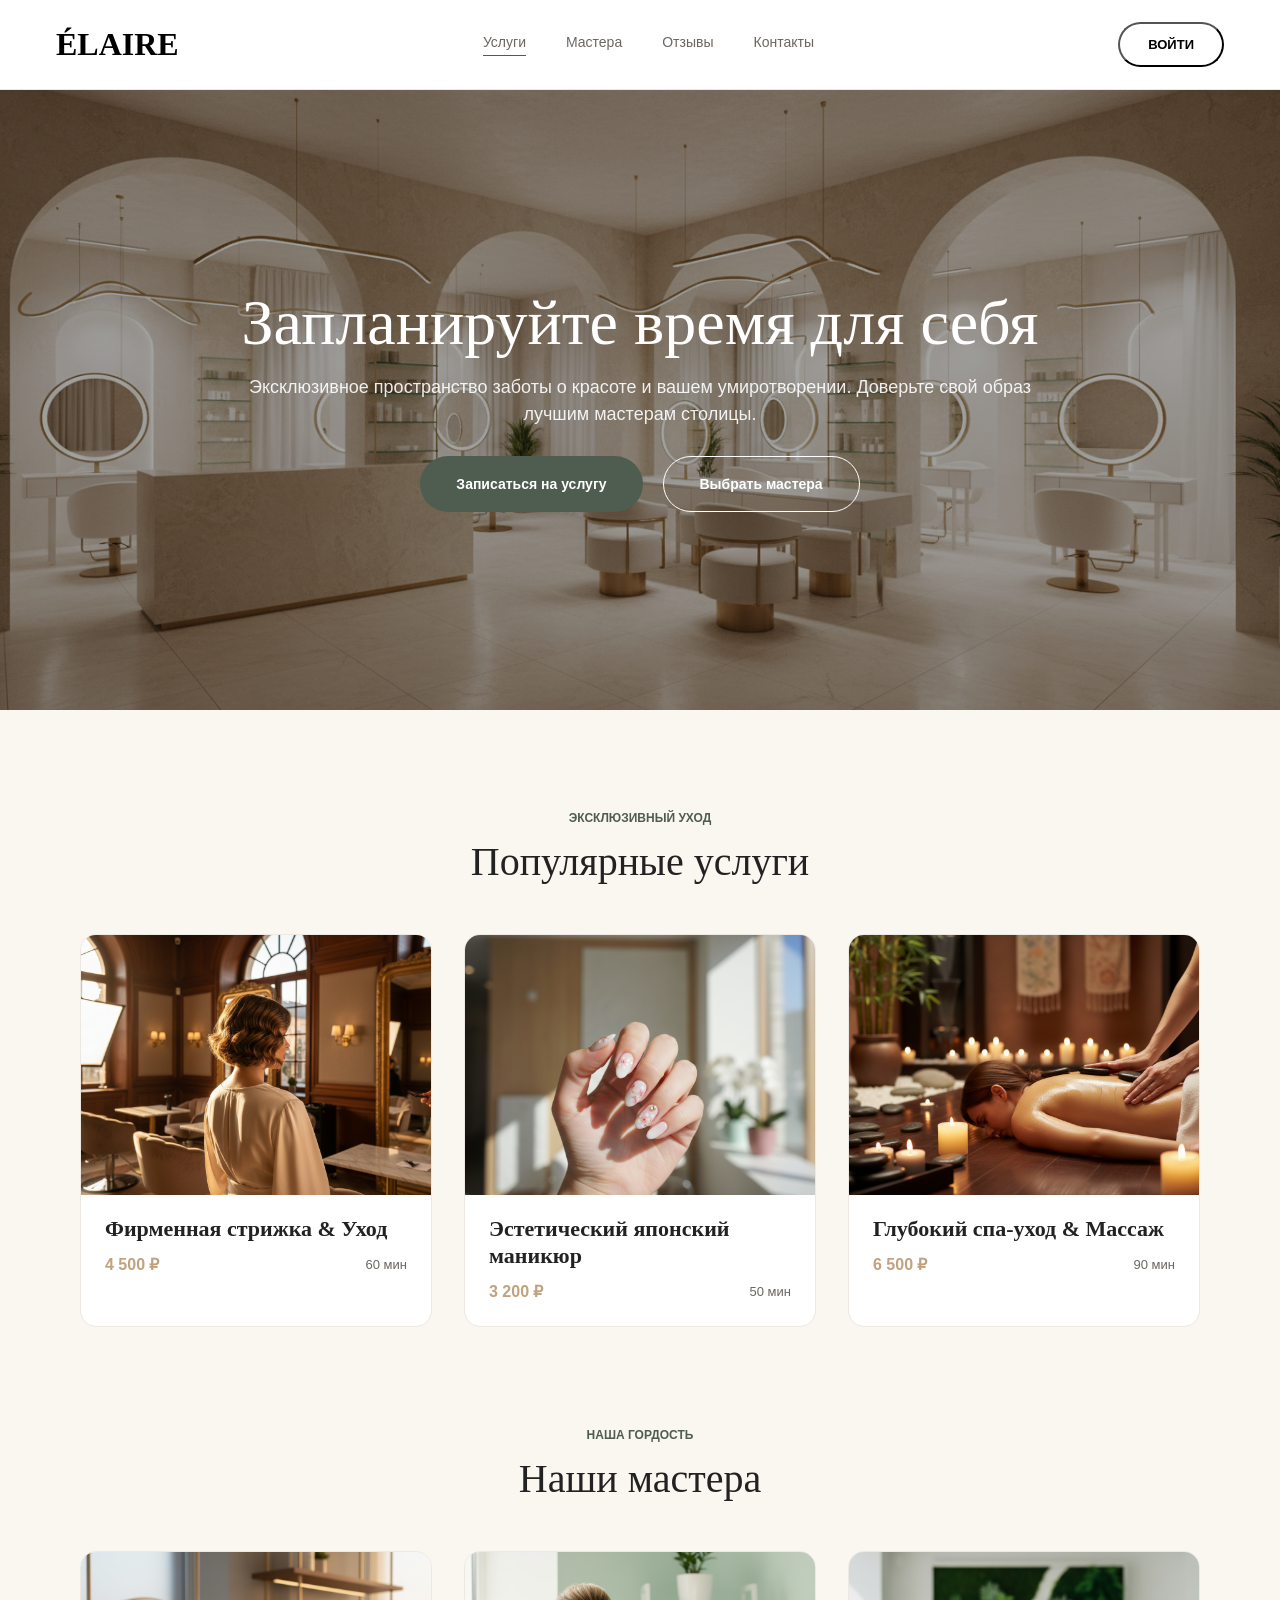
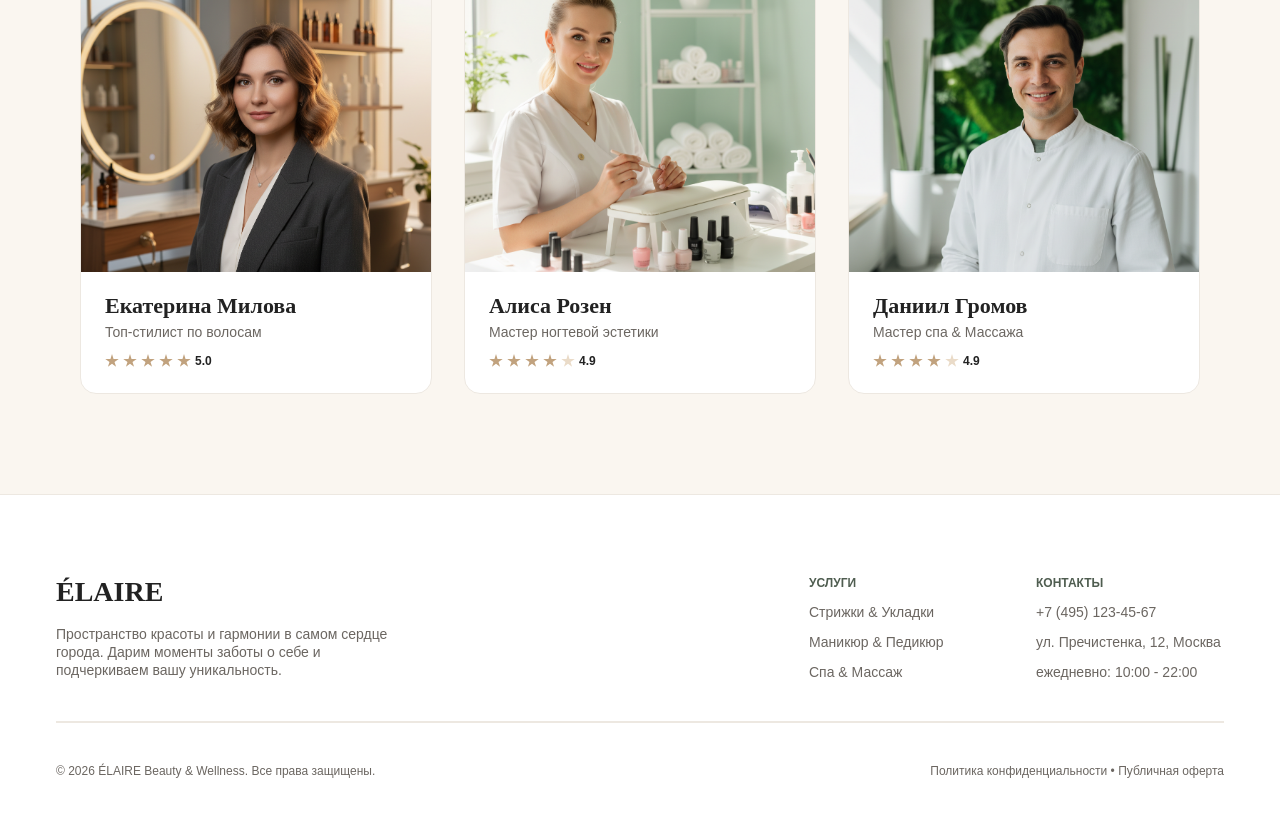
<file: frontend-1-complete/index.html>
<!DOCTYPE html>
<html lang="ru">
  <head>
    <meta charset="UTF-8" />
    <link rel="icon" type="image/svg+xml" href="/favicon.svg" />
    <meta name="viewport" content="width=device-width, initial-scale=1.0" />
    <title>ÉLAIRE — Салон услуг</title>
    <link rel="stylesheet" href="home.css" />
  </head>
  <body>
    <div class="page">
      <!-- header -->
      <header class="header">
        <div class="logo">
          <span class="logo-text">ÉLAIRE</span>
        </div>
        <nav class="nav-links">
          <div class="nav-item active"><a href="#">Услуги</a></div>
          <div class="nav-item"><a href="#">Мастера</a></div>
          <div class="nav-item"><a href="#">Отзывы</a></div>
          <div class="nav-item"><a href="#">Контакты</a></div>
        </nav>
        <button class="login-button"><span>Войти</span></button>
      </header>

      <!-- hero -->
      <section class="hero">
        <div class="hero-text-container">
          <h1 class="hero-title">Запланируйте время для себя</h1>
          <p class="hero-desc">
            Эксклюзивное пространство заботы о красоте и вашем умиротворении.
            Доверьте свой образ лучшим мастерам столицы.
          </p>
        </div>
        <div class="hero-ctas">
          <button
            class="cta-service"
            onclick="window.location.href='services.html'"
          >
            Записаться на услугу
          </button>
          <button class="cta-master">Выбрать мастера</button>
        </div>
      </section>

      <!-- popular services -->
      <section class="popular-services">
        <div class="section-header">
          <span class="section-tag">Эксклюзивный уход</span>
          <h2 class="section-title">Популярные услуги</h2>
        </div>
        <div class="services-grid">
          <article class="service-card">
            <div
              class="service-card-image"
              style="background-image: url('images/service-haircut.png')"
            ></div>
            <div class="service-card-body">
              <h3 class="service-card-title">Фирменная стрижка &amp; Уход</h3>
              <div class="service-card-meta">
                <span class="price">4 500 ₽</span>
                <span class="duration">60 мин</span>
              </div>
            </div>
          </article>
          <article class="service-card">
            <div
              class="service-card-image"
              style="background-image: url('images/service-manicure.png')"
            ></div>
            <div class="service-card-body">
              <h3 class="service-card-title">Эстетический японский маникюр</h3>
              <div class="service-card-meta">
                <span class="price">3 200 ₽</span>
                <span class="duration">50 мин</span>
              </div>
            </div>
          </article>
          <article class="service-card">
            <div
              class="service-card-image"
              style="background-image: url('images/service-spa.png')"
            ></div>
            <div class="service-card-body">
              <h3 class="service-card-title">Глубокий спа-уход &amp; Массаж</h3>
              <div class="service-card-meta">
                <span class="price">6 500 ₽</span>
                <span class="duration">90 мин</span>
              </div>
            </div>
          </article>
        </div>
      </section>

      <!-- our masters -->
      <section class="our-masters">
        <div class="section-header">
          <span class="section-tag">Наша гордость</span>
          <h2 class="section-title">Наши мастера</h2>
        </div>
        <div class="masters-grid">
          <article class="master-card">
            <div
              class="master-card-image"
              style="background-image: url('images/master-ekaterina.png')"
            ></div>
            <div class="master-card-body">
              <div class="master-info">
                <h3 class="master-name">Екатерина Милова</h3>
                <span class="master-role">Топ-стилист по волосам</span>
              </div>
              <div class="stars">
                <span class="star"></span>
                <span class="star"></span>
                <span class="star"></span>
                <span class="star"></span>
                <span class="star"></span>
                <span class="rating">5.0</span>
              </div>
            </div>
          </article>
          <article class="master-card">
            <div
              class="master-card-image"
              style="background-image: url('images/master-alisa.png')"
            ></div>
            <div class="master-card-body">
              <div class="master-info">
                <h3 class="master-name">Алиса Розен</h3>
                <span class="master-role">Мастер ногтевой эстетики</span>
              </div>
              <div class="stars">
                <span class="star"></span>
                <span class="star"></span>
                <span class="star"></span>
                <span class="star"></span>
                <span class="star star-empty"></span>
                <span class="rating">4.9</span>
              </div>
            </div>
          </article>
          <article class="master-card">
            <div
              class="master-card-image"
              style="background-image: url('images/master-daniil.png')"
            ></div>
            <div class="master-card-body">
              <div class="master-info">
                <h3 class="master-name">Даниил Громов</h3>
                <span class="master-role">Мастер спа &amp; Массажа</span>
              </div>
              <div class="stars">
                <span class="star"></span>
                <span class="star"></span>
                <span class="star"></span>
                <span class="star"></span>
                <span class="star star-empty"></span>
                <span class="rating">4.9</span>
              </div>
            </div>
          </article>
        </div>
      </section>

      <!-- footer -->
      <footer class="footer">
        <div class="footer-top">
          <div class="footer-brand">
            <span class="brand-name">ÉLAIRE</span>
            <span class="brand-desc"
              >Пространство красоты и гармонии в самом сердце города. Дарим
              моменты заботы о себе и подчеркиваем вашу уникальность.</span
            >
          </div>
          <div class="footer-links-row">
            <div class="links-col" style="width: 147px">
              <span class="col-title">Услуги</span>
              <a href="#">Стрижки &amp; Укладки</a>
              <a href="#">Маникюр &amp; Педикюр</a>
              <a href="#">Спа &amp; Массаж</a>
            </div>
            <div class="links-col" style="width: 188px">
              <span class="col-title">Контакты</span>
              <a href="#">+7 (495) 123-45-67</a>
              <a href="#">ул. Пречистенка, 12, Москва</a>
              <a href="#">ежедневно: 10:00 - 22:00</a>
            </div>
          </div>
        </div>
        <div class="footer-line"></div>
        <div class="footer-bottom">
          <span class="copy"
            >© 2026 ÉLAIRE Beauty &amp; Wellness. Все права защищены.</span
          >
          <span class="legal"
            >Политика конфиденциальности • Публичная оферта</span
          >
        </div>
      </footer>
    </div>
  </body>
</html>
</file>
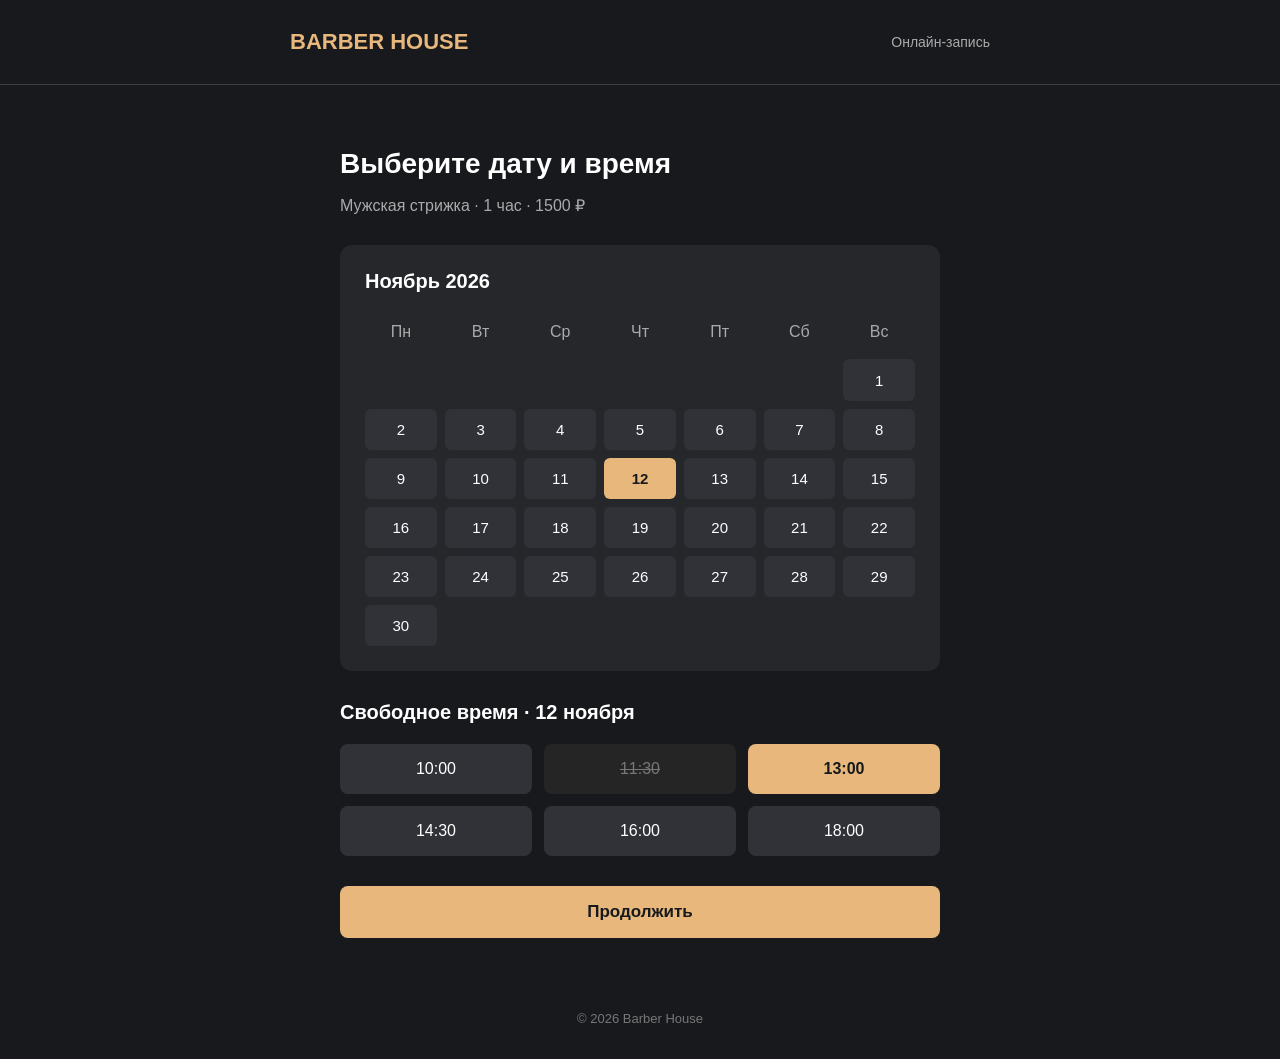
<file: frontend-1-practice/index.html>
<!DOCTYPE html>
<html lang="ru">
<head>
    <meta charset="UTF-8">
    <meta name="viewport" content="width=device-width, initial-scale=1.0">
    <title>Barber House — Запись</title>
    <link rel="stylesheet" href="styles.css">
</head>
<body>

    <header class="header">
        <div class="header-content">
            <h1 class="logo">BARBER HOUSE</h1>
            <p class="header-text">Онлайн-запись</p>
        </div>
    </header>

    <main class="main">
        <section class="booking">
            <h2 class="booking-title">Выберите дату и время</h2>
            <p class="booking-description">
                Мужская стрижка · 1 час · 1500 ₽
            </p>

            <div class="calendar">
                <h3 class="calendar-title">Ноябрь 2026</h3>

                <div class="calendar-grid">
                    <span class="weekday">Пн</span>
                    <span class="weekday">Вт</span>
                    <span class="weekday">Ср</span>
                    <span class="weekday">Чт</span>
                    <span class="weekday">Пт</span>
                    <span class="weekday">Сб</span>
                    <span class="weekday">Вс</span>

                    <span class="empty-day"></span>
                    <span class="empty-day"></span>
                    <span class="empty-day"></span>
                    <span class="empty-day"></span>
                    <span class="empty-day"></span>
                    <span class="empty-day"></span>

                    <button class="day" type="button">1</button>
                    <button class="day" type="button">2</button>
                    <button class="day" type="button">3</button>
                    <button class="day" type="button">4</button>
                    <button class="day" type="button">5</button>
                    <button class="day" type="button">6</button>
                    <button class="day" type="button">7</button>
                    <button class="day" type="button">8</button>
                    <button class="day" type="button">9</button>
                    <button class="day" type="button">10</button>
                    <button class="day" type="button">11</button>
                    <button class="day selected" type="button">12</button>
                    <button class="day" type="button">13</button>
                    <button class="day" type="button">14</button>
                    <button class="day" type="button">15</button>
                    <button class="day" type="button">16</button>
                    <button class="day" type="button">17</button>
                    <button class="day" type="button">18</button>
                    <button class="day" type="button">19</button>
                    <button class="day" type="button">20</button>
                    <button class="day" type="button">21</button>
                    <button class="day" type="button">22</button>
                    <button class="day" type="button">23</button>
                    <button class="day" type="button">24</button>
                    <button class="day" type="button">25</button>
                    <button class="day" type="button">26</button>
                    <button class="day" type="button">27</button>
                    <button class="day" type="button">28</button>
                    <button class="day" type="button">29</button>
                    <button class="day" type="button">30</button>
                </div>
            </div>

            <section class="time-section">
                <h3 class="time-title">Свободное время · 12 ноября</h3>

                <div class="time-grid">
                    <button class="time-slot" type="button">10:00</button>
                    <button class="time-slot busy" type="button" disabled>11:30</button>
                    <button class="time-slot active" type="button">13:00</button>
                    <button class="time-slot" type="button">14:30</button>
                    <button class="time-slot" type="button">16:00</button>
                    <button class="time-slot" type="button">18:00</button>
                </div>
            </section>

            <button class="continue-button" type="button">
                Продолжить
            </button>
        </section>
    </main>

    <footer class="footer">
        <p class="footer-text">© 2026 Barber House</p>
    </footer>

</body>
</html>
</file>
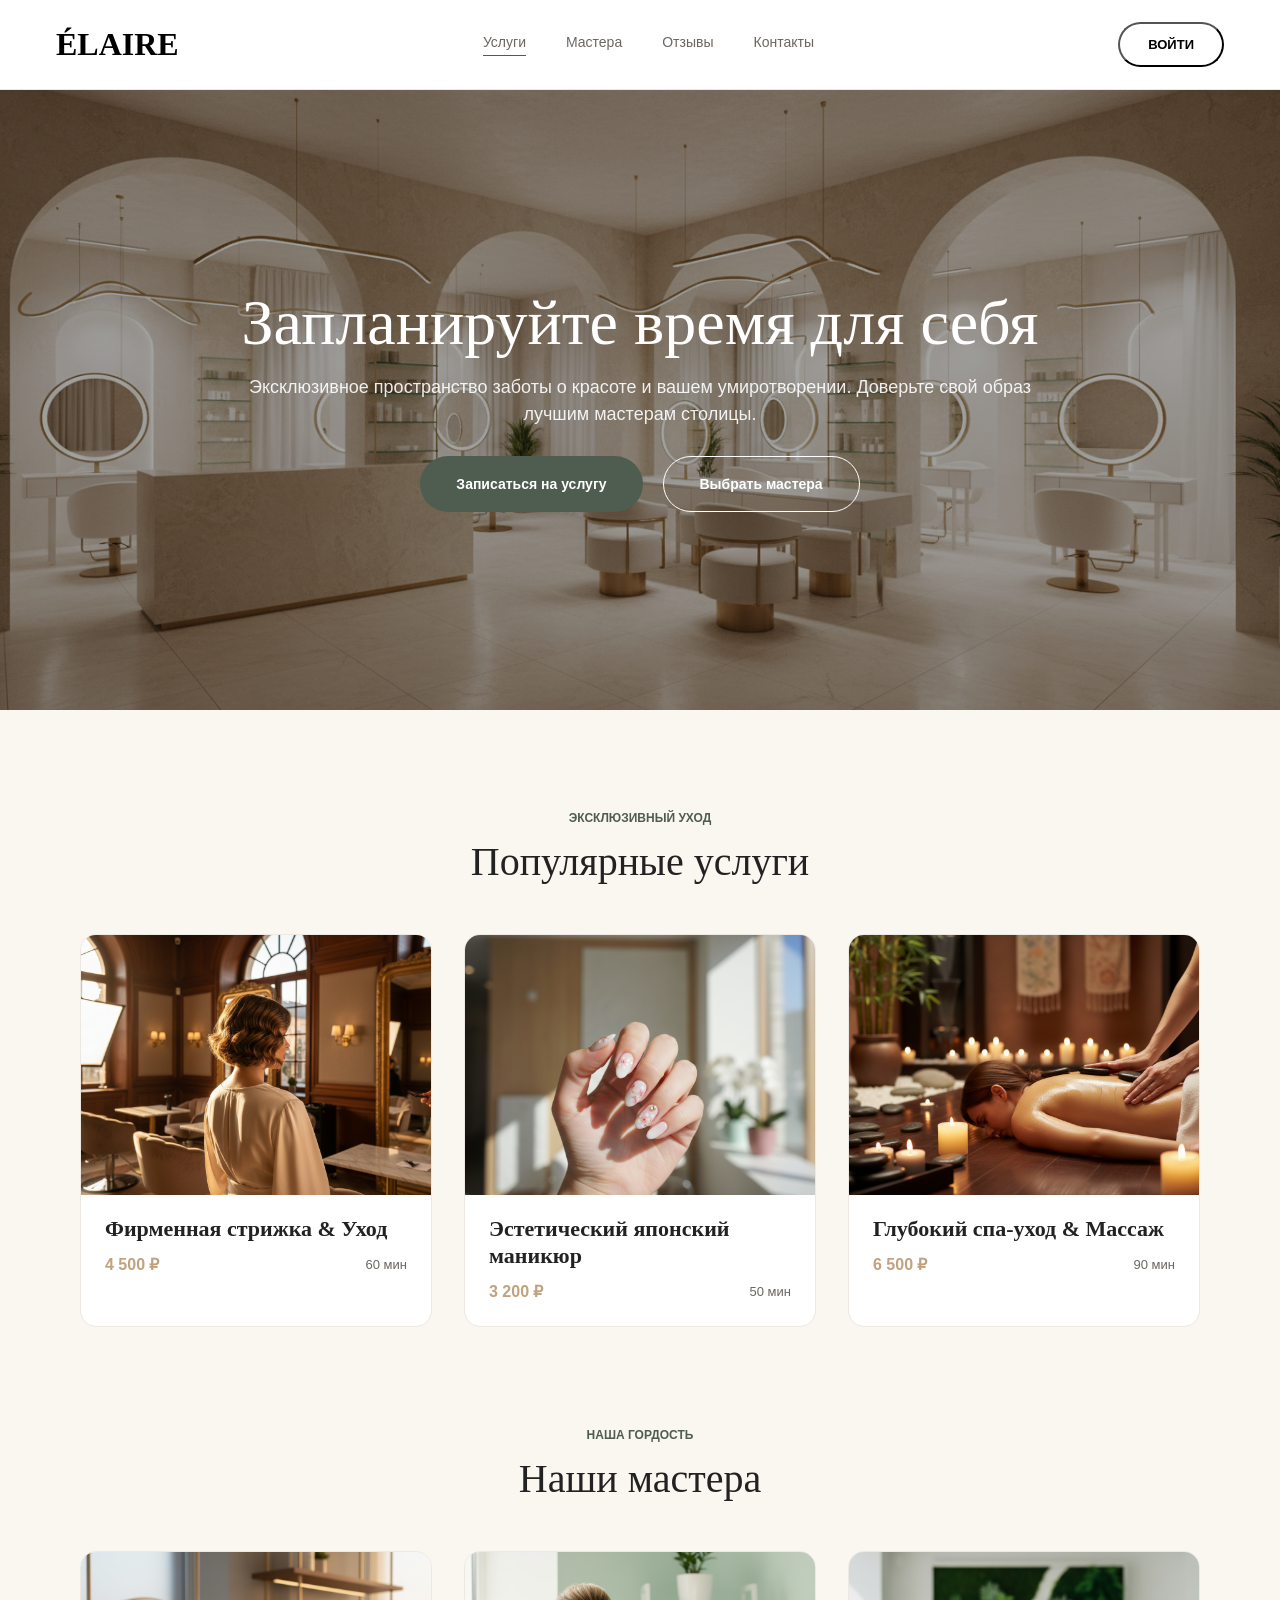
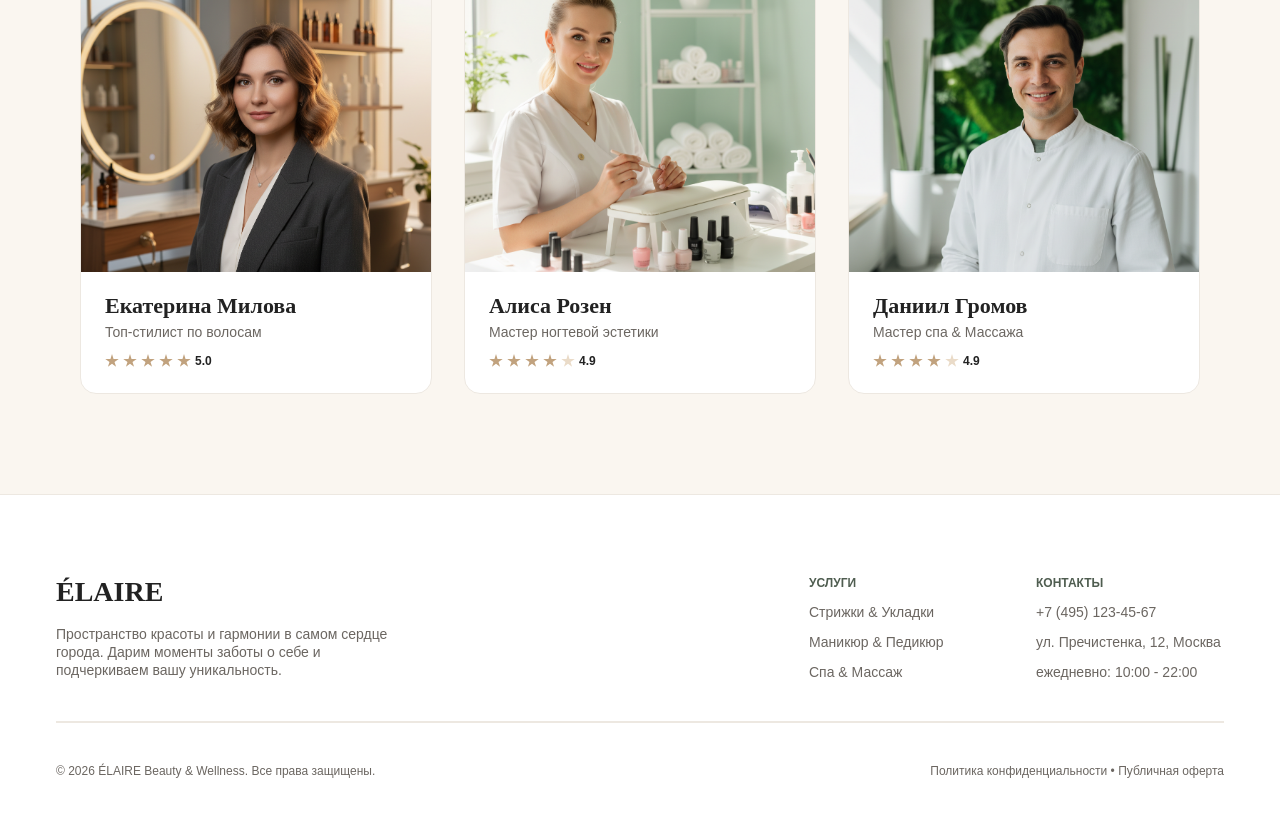
<file: frontend-2-complete/index.html>
<!DOCTYPE html>
<html lang="ru">
  <head>
    <meta charset="UTF-8" />
    <link rel="icon" type="image/svg+xml" href="/favicon.svg" />
    <meta name="viewport" content="width=device-width, initial-scale=1.0" />
    <title>ÉLAIRE — Салон услуг</title>
    <link rel="stylesheet" href="home.css" />
  </head>
  <body>
    <div class="page">
      <!-- header -->
      <header class="header">
        <div class="logo">
          <span class="logo-text">ÉLAIRE</span>
        </div>
        <nav class="nav-links">
          <div class="nav-item active"><a href="#">Услуги</a></div>
          <div class="nav-item"><a href="#">Мастера</a></div>
          <div class="nav-item"><a href="#">Отзывы</a></div>
          <div class="nav-item"><a href="#">Контакты</a></div>
        </nav>
        <button class="login-button"><span>Войти</span></button>
      </header>

      <!-- hero -->
      <section class="hero">
        <div class="hero-text-container">
          <h1 class="hero-title">Запланируйте время для себя</h1>
          <p class="hero-desc">
            Эксклюзивное пространство заботы о красоте и вашем умиротворении.
            Доверьте свой образ лучшим мастерам столицы.
          </p>
        </div>
        <div class="hero-ctas">
          <button class="cta-service">Записаться на услугу</button>
          <button class="cta-master">Выбрать мастера</button>
        </div>
      </section>

      <!-- popular services -->
      <section class="popular-services">
        <div class="section-header">
          <span class="section-tag">Эксклюзивный уход</span>
          <h2 class="section-title">Популярные услуги</h2>
        </div>
        <div class="services-grid">
          <article class="service-card">
            <div
              class="service-card-image"
              style="background-image: url('images/service-haircut.png')"
            ></div>
            <div class="service-card-body">
              <h3 class="service-card-title">Фирменная стрижка &amp; Уход</h3>
              <div class="service-card-meta">
                <span class="price">4 500 ₽</span>
                <span class="duration">60 мин</span>
              </div>
            </div>
          </article>
          <article class="service-card">
            <div
              class="service-card-image"
              style="background-image: url('images/service-manicure.png')"
            ></div>
            <div class="service-card-body">
              <h3 class="service-card-title">Эстетический японский маникюр</h3>
              <div class="service-card-meta">
                <span class="price">3 200 ₽</span>
                <span class="duration">50 мин</span>
              </div>
            </div>
          </article>
          <article class="service-card">
            <div
              class="service-card-image"
              style="background-image: url('images/service-spa.png')"
            ></div>
            <div class="service-card-body">
              <h3 class="service-card-title">Глубокий спа-уход &amp; Массаж</h3>
              <div class="service-card-meta">
                <span class="price">6 500 ₽</span>
                <span class="duration">90 мин</span>
              </div>
            </div>
          </article>
        </div>
      </section>

      <!-- our masters -->
      <section class="our-masters">
        <div class="section-header">
          <span class="section-tag">Наша гордость</span>
          <h2 class="section-title">Наши мастера</h2>
        </div>
        <div class="masters-grid">
          <article class="master-card">
            <div
              class="master-card-image"
              style="background-image: url('images/master-ekaterina.png')"
            ></div>
            <div class="master-card-body">
              <div class="master-info">
                <h3 class="master-name">Екатерина Милова</h3>
                <span class="master-role">Топ-стилист по волосам</span>
              </div>
              <div class="stars">
                <span class="star"></span>
                <span class="star"></span>
                <span class="star"></span>
                <span class="star"></span>
                <span class="star"></span>
                <span class="rating">5.0</span>
              </div>
            </div>
          </article>
          <article class="master-card">
            <div
              class="master-card-image"
              style="background-image: url('images/master-alisa.png')"
            ></div>
            <div class="master-card-body">
              <div class="master-info">
                <h3 class="master-name">Алиса Розен</h3>
                <span class="master-role">Мастер ногтевой эстетики</span>
              </div>
              <div class="stars">
                <span class="star"></span>
                <span class="star"></span>
                <span class="star"></span>
                <span class="star"></span>
                <span class="star star-empty"></span>
                <span class="rating">4.9</span>
              </div>
            </div>
          </article>
          <article class="master-card">
            <div
              class="master-card-image"
              style="background-image: url('images/master-daniil.png')"
            ></div>
            <div class="master-card-body">
              <div class="master-info">
                <h3 class="master-name">Даниил Громов</h3>
                <span class="master-role">Мастер спа &amp; Массажа</span>
              </div>
              <div class="stars">
                <span class="star"></span>
                <span class="star"></span>
                <span class="star"></span>
                <span class="star"></span>
                <span class="star star-empty"></span>
                <span class="rating">4.9</span>
              </div>
            </div>
          </article>
        </div>
      </section>

      <!-- footer -->
      <footer class="footer">
        <div class="footer-top">
          <div class="footer-brand">
            <span class="brand-name">ÉLAIRE</span>
            <span class="brand-desc"
              >Пространство красоты и гармонии в самом сердце города. Дарим
              моменты заботы о себе и подчеркиваем вашу уникальность.</span
            >
          </div>
          <div class="footer-links-row">
            <div class="links-col" style="width: 147px">
              <span class="col-title">Услуги</span>
              <a href="#">Стрижки &amp; Укладки</a>
              <a href="#">Маникюр &amp; Педикюр</a>
              <a href="#">Спа &amp; Массаж</a>
            </div>
            <div class="links-col" style="width: 188px">
              <span class="col-title">Контакты</span>
              <a href="#">+7 (495) 123-45-67</a>
              <a href="#">ул. Пречистенка, 12, Москва</a>
              <a href="#">ежедневно: 10:00 - 22:00</a>
            </div>
          </div>
        </div>
        <div class="footer-line"></div>
        <div class="footer-bottom">
          <span class="copy"
            >© 2026 ÉLAIRE Beauty &amp; Wellness. Все права защищены.</span
          >
          <span class="legal"
            >Политика конфиденциальности • Публичная оферта</span
          >
        </div>
      </footer>
    </div>
    <script src="./home.js"></script>
  </body>
</html>
</file>
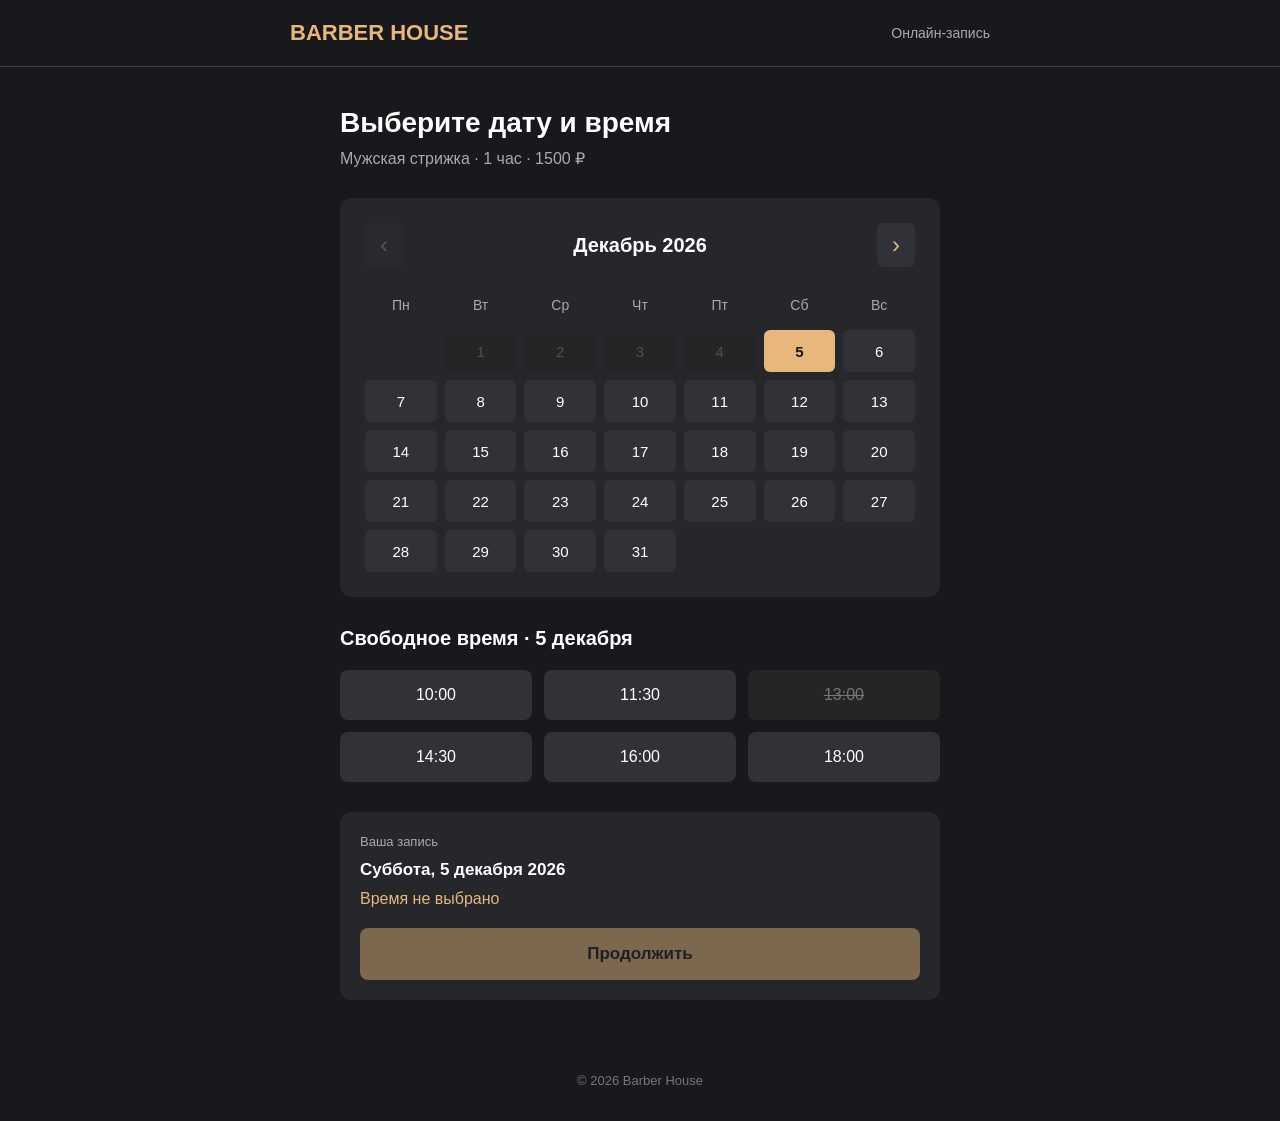
<file: frontend-2-practice/index.html>
<!DOCTYPE html>
<html lang="ru">
<head>
    <meta charset="UTF-8">
    <meta name="viewport" content="width=device-width, initial-scale=1.0">
    <title>Barber House — Запись</title>
    <link rel="stylesheet" href="styles.css">
</head>
<body>

    <header class="header">
        <div class="header-content">
            <h1 class="logo">BARBER HOUSE</h1>
            <span class="header-text">Онлайн-запись</span>
        </div>
    </header>

    <main class="main">
        <section class="booking">
            <h2 class="booking-title">
                Выберите дату и время
            </h2>

            <p class="booking-description">
                Мужская стрижка · 1 час · 1500 ₽
            </p>

            <section class="calendar">
                <div class="calendar-header">
                    <button
                        class="month-button"
                        id="prev-month"
                        type="button"
                        aria-label="Предыдущий месяц"
                    >‹</button>

                    <h3 class="calendar-title" id="month-title">
                        Календарь
                    </h3>

                    <button
                        class="month-button"
                        id="next-month"
                        type="button"
                        aria-label="Следующий месяц"
                    >›</button>
                </div>

                <div class="calendar-grid" id="calendar-grid">
                </div>
            </section>

            <section class="time-section">
                <h3 class="time-title" id="time-title">
                    Свободное время
                </h3>

                <div class="time-grid" id="time-grid">
                </div>
            </section>

            <section class="bottom-bar">
                <div class="booking-summary">
                    <span class="summary-label">
                        Ваша запись
                    </span>
                    <p class="summary-date" id="summary-date">
                        Выберите дату
                    </p>
                    <p class="summary-time" id="summary-time">
                        Время не выбрано
                    </p>
                </div>

                <button
                    class="continue-button"
                    id="continue-button"
                    type="button"
                    disabled
                >
                    Продолжить
                </button>
            </section>
        </section>
    </main>

    <footer class="footer">
        <p class="footer-text">
            © 2026 Barber House
        </p>
    </footer>

    <script src="script.js"></script>
</body>
</html>
</file>
<file: frontend-1-complete/home.css>
/* ===== reset & base ===== */
* {
  margin: 0;
  padding: 0;
  box-sizing: border-box;
}

body {
  min-height: 100vh;
  font-family: "DM Sans", sans-serif;
}

.page {
  display: flex;
  flex-direction: column;
  min-height: 100vh;
  background: #faf6f0;
}

/* ===== header ===== */
.header {
  display: flex;
  flex-direction: row;
  justify-content: space-between;
  align-items: center;
  padding: 0px 56px;
  height: 90px;
  background: #ffffff;
  border-bottom: 1px solid #ede8e1;
}

.logo-text {
  font-family: "Cormorant Garamond", serif;
  font-weight: 600;
  font-size: 32px;
  line-height: 39px;
  cursor: pointer;
}

.nav-links {
  display: flex;
  flex-direction: row;
  gap: 40px;
}

.nav-item {
  padding-bottom: 4px;
  border-bottom: 1.5px solid transparent;
}

.nav-item.active {
  border-bottom-color: #4f5d50;
}

.nav-item a {
  font-size: 14px;
  line-height: 18px;
  color: #6b6661;
  text-decoration: none;
}

.login-button {
  padding: 12px 28px;
  border-radius: 100px;
  background: transparent;
  cursor: pointer;
  font-weight: 600;
  font-size: 13px;
  line-height: 17px;
  text-transform: uppercase;
}

/* ===== hero ===== */
.hero {
  display: flex;
  flex-direction: column;
  justify-content: center;
  align-items: center;
  padding: 0px 80px;
  gap: 28px;
  height: 620px;
  background: linear-gradient(0deg, rgba(0, 0, 0, 0.35), rgba(0, 0, 0, 0.35)),
    url("./images/hero-salon.png") center / cover no-repeat;
}

.hero-text-container {
  display: flex;
  flex-direction: column;
  align-items: center;
  gap: 16px;
  max-width: 800px;
}

.hero-title {
  font-family: "Cormorant Garamond", serif;
  font-weight: 400;
  font-size: 64px;
  line-height: 1.1;
  text-align: center;
  color: #ffffff;
}

.hero-desc {
  font-size: 18px;
  line-height: 1.5;
  text-align: center;
  color: #ffffff;
  opacity: 0.9;
}

.hero-ctas {
  display: flex;
  flex-direction: row;
  gap: 20px;
}

.cta-service {
  padding: 18px 36px;
  background: #4f5d50;
  border-radius: 100px;
  border: none;
  cursor: pointer;
  font-weight: 600;
  font-size: 14px;
  line-height: 18px;
  color: #ffffff;
}

.cta-service:hover {
  background: #3d4a3e;
}

.cta-master {
  padding: 18px 36px;
  background: transparent;
  border: 1px solid #ffffff;
  border-radius: 100px;
  cursor: pointer;
  font-weight: 600;
  font-size: 14px;
  line-height: 18px;
  color: #ffffff;
}

.cta-master:hover {
  background: rgba(255, 255, 255, 0.1);
}

/* ===== section header ===== */
.section-header {
  display: flex;
  flex-direction: column;
  align-items: center;
  gap: 12px;
  width: 100%;
}

.section-tag {
  font-weight: 700;
  font-size: 12px;
  line-height: 16px;
  text-transform: uppercase;
  color: #4f5d50;
}

.section-title {
  font-family: "Cormorant Garamond", serif;
  font-weight: 500;
  font-size: 40px;
  line-height: 48px;
  color: #222222;
}

/* ===== popular services ===== */
.popular-services {
  display: flex;
  flex-direction: column;
  align-items: flex-start;
  padding: 100px 80px 80px;
  gap: 48px;
  background: #faf6f0;
}

.services-grid {
  display: flex;
  flex-direction: row;
  gap: 32px;
  width: 100%;
}

.service-card {
  display: flex;
  flex-direction: column;
  align-items: flex-start;
  gap: 20px;
  flex: 1;
  padding-bottom: 24px;
  background: #ffffff;
  border: 1px solid #ede8e1;
  border-radius: 16px;
  overflow: hidden;
}

.service-card-image {
  width: 100%;
  height: 260px;
  background-size: cover;
  background-position: center;
  background-repeat: no-repeat;
}

.service-card-image--haircut {
  background-image: url("../images/service-haircut.png");
}

.service-card-image--manicure {
  background-image: url("../images/service-manicure.png");
}

.service-card-image--spa {
  background-image: url("../images/service-spa.png");
}

.service-card-body {
  display: flex;
  flex-direction: column;
  gap: 12px;
  padding: 0 24px;
  width: 100%;
}

.service-card-title {
  font-family: "Cormorant Garamond", serif;
  font-weight: 600;
  font-size: 22px;
  line-height: 27px;
  color: #222222;
}

.service-card-meta {
  display: flex;
  flex-direction: row;
  justify-content: space-between;
  align-items: center;
}

.service-card-meta .price {
  font-weight: 600;
  font-size: 16px;
  line-height: 21px;
  color: #c1a27e;
}

.service-card-meta .duration {
  font-size: 13px;
  line-height: 17px;
  color: #6b6661;
}

/* ===== our masters ===== */
.our-masters {
  display: flex;
  flex-direction: column;
  align-items: flex-start;
  padding: 20px 80px 100px;
  gap: 48px;
  background: #faf6f0;
}

.masters-grid {
  display: flex;
  flex-direction: row;
  gap: 32px;
  width: 100%;
}

.master-card {
  display: flex;
  flex-direction: column;
  align-items: flex-start;
  gap: 20px;
  flex: 1;
  padding-bottom: 24px;
  background: #ffffff;
  border: 1px solid #ede8e1;
  border-radius: 16px;
  overflow: hidden;
}

.master-card-image {
  width: 100%;
  height: 320px;
  background-size: cover;
  background-position: center;
  background-repeat: no-repeat;
}

.master-card-image--ekaterina {
  background-image: url("../images/master-ekaterina.png");
}

.master-card-image--alisa {
  background-image: url("../images/master-alisa.png");
}

.master-card-image--daniil {
  background-image: url("../images/master-daniil.png");
}

.master-card-body {
  display: flex;
  flex-direction: column;
  gap: 12px;
  padding: 0 24px;
  width: 100%;
}

.master-info {
  display: flex;
  flex-direction: column;
  gap: 4px;
}

.master-name {
  font-family: "Cormorant Garamond", serif;
  font-weight: 600;
  font-size: 22px;
  line-height: 27px;
  color: #222222;
}

.master-role {
  font-size: 14px;
  line-height: 18px;
  color: #6b6661;
}

.stars {
  display: flex;
  flex-direction: row;
  align-items: center;
  gap: 4px;
}

.star {
  width: 14px;
  height: 14px;
  background: #c1a27e;
  clip-path: polygon(
    50% 0%,
    61% 35%,
    98% 35%,
    68% 57%,
    79% 91%,
    50% 70%,
    21% 91%,
    32% 57%,
    2% 35%,
    39% 35%
  );
}

.star-empty {
  background: #eadbc8;
}

.rating {
  font-weight: 600;
  font-size: 12px;
  line-height: 16px;
  color: #222222;
}

/* ===== footer ===== */
.footer {
  background: #ffffff;
  display: flex;
  flex-direction: column;
  padding: 80px 56px 48px;
  border-top: 1px solid #ede8e1;
  margin-top: auto;
}

.footer-top {
  display: flex;
  flex-direction: row;
  justify-content: space-between;
  gap: 20px;
}

.footer-brand {
  display: flex;
  flex-direction: column;
  gap: 16px;
}

.footer-brand .brand-name {
  font-family: "Cormorant Garamond", serif;
  font-style: normal;
  font-weight: 600;
  font-size: 28px;
  line-height: 34px;
  color: #222222;
}

.footer-brand .brand-desc {
  max-width: 360px;
  font-size: 14px;
  line-height: 18px;
  color: #6b6661;
}

.footer-links-row {
  display: flex;
  flex-direction: row;
  gap: 80px;
}

.links-col {
  display: flex;
  flex-direction: column;
  gap: 12px;
}

.links-col .col-title {
  font-weight: 600;
  font-size: 12px;
  line-height: 16px;
  text-transform: uppercase;
  color: #4f5d50;
}

.links-col a {
  font-size: 14px;
  line-height: 18px;
  color: #6b6661;
  text-decoration: none;
}

.footer-line {
  border: 1px solid #ede8e1;
  margin-top: 40px;
  margin-bottom: 40px;
}

.footer-bottom {
  display: flex;
  flex-direction: row;
  justify-content: space-between;
  align-items: center;
  flex-grow: 0;
}

.footer-bottom .copy {
  font-size: 12px;
  line-height: 16px;
  color: #6b6661;
}

.footer-bottom .legal {
  font-size: 12px;
  line-height: 16px;
  color: #6b6661;
  margin-left: 20px;
}
</file>
<file: frontend-1-practice/styles.css>
/* Общие настройки страницы */
* {
    box-sizing: border-box;
}

body {
    margin: 0;
    background-color: #17191d;
    color: #ffffff;
    font-family: Arial, sans-serif;
}

/* Шапка сайта */
.header {
    border-bottom: 1px solid #414141;
    padding: 20px;
}

.header-content {
    max-width: 700px;
    margin: 0 auto;
    display: flex;
    justify-content: space-between;
    align-items: center;
}

.logo {
    color: #e7b77b;
    font-size: 22px;
    margin: 0;
}

.header-text {
    color: #aaaaaa;
    font-size: 14px;
}

/* Основной блок */
.main {
    display: flex;
    justify-content: center;
    padding: 40px 20px;
}

.booking {
    width: 100%;
    max-width: 600px;
}

.booking-title {
    font-size: 28px;
    margin-bottom: 10px;
}

.booking-description {
    color: #aaaaaa;
    margin-bottom: 30px;
}

/* Календарь */
.calendar {
    background-color: #25272b;
    padding: 25px;
    border-radius: 12px;
}

.calendar-title {
    margin-top: 0;
    margin-bottom: 20px;
    font-size: 20px;
}

.calendar-grid {
    display: grid;
    grid-template-columns: repeat(7, 1fr);
    gap: 8px;
}

.weekday {
    text-align: center;
    color: #aaaaaa;
    padding: 10px 0;
}

.empty-day {
    min-height: 42px;
}

.day {
    background-color: #303238;
    color: white;
    border: none;
    border-radius: 6px;
    padding: 12px 0;
    cursor: pointer;
    font-size: 15px;
    transition: 0.2s;
}

.day:hover {
    background-color: #55575d;
}

.day.selected {
    background-color: #e7b77b;
    color: #17191d;
    font-weight: bold;
}

/* Выбор времени */
.time-section {
    margin-top: 30px;
}

.time-title {
    font-size: 20px;
    margin-bottom: 20px;
}

.time-grid {
    display: grid;
    grid-template-columns: repeat(3, 1fr);
    gap: 12px;
}

.time-slot {
    background-color: #303238;
    color: white;
    border: none;
    border-radius: 8px;
    padding: 16px;
    font-size: 16px;
    cursor: pointer;
    transition: 0.2s;
}

.time-slot:hover:not(:disabled) {
    background-color: #55575d;
}

.time-slot.active {
    background-color: #e7b77b;
    color: #17191d;
    font-weight: bold;
}

.time-slot.busy {
    background-color: #252525;
    color: #777777;
    text-decoration: line-through;
    cursor: not-allowed;
}

/* Кнопка продолжения */
.continue-button {
    width: 100%;
    margin-top: 30px;
    padding: 16px;
    background-color: #e7b77b;
    color: #17191d;
    border: none;
    border-radius: 8px;
    font-size: 17px;
    font-weight: bold;
    cursor: pointer;
    transition: 0.2s;
}

.continue-button:hover {
    background-color: #f5cc98;
    box-shadow: 0 4px 15px #e7b77b40;
}

/* Подвал сайта */
.footer {
    text-align: center;
    padding: 20px;
}

.footer-text {
    color: #777777;
    font-size: 13px;
}

/* Адаптация для телефона */
@media (max-width: 480px) {
    .booking-title {
        font-size: 24px;
    }

    .calendar {
        padding: 12px;
    }

    .calendar-grid {
        gap: 4px;
    }

    .day {
        padding: 10px 0;
        font-size: 13px;
    }

    .time-grid {
        grid-template-columns: repeat(2, 1fr);
    }
}
</file>
<file: frontend-2-complete/home.css>
/* ===== reset & base ===== */
* {
  margin: 0;
  padding: 0;
  box-sizing: border-box;
}

body {
  min-height: 100vh;
  font-family: "DM Sans", sans-serif;
}

.page {
  display: flex;
  flex-direction: column;
  min-height: 100vh;
  background: #faf6f0;
}

/* ===== header ===== */
.header {
  display: flex;
  flex-direction: row;
  justify-content: space-between;
  align-items: center;
  padding: 0px 56px;
  height: 90px;
  background: #ffffff;
  border-bottom: 1px solid #ede8e1;
}

.logo-text {
  font-family: "Cormorant Garamond", serif;
  font-weight: 600;
  font-size: 32px;
  line-height: 39px;
  cursor: pointer;
}

.nav-links {
  display: flex;
  flex-direction: row;
  gap: 40px;
}

.nav-item {
  padding-bottom: 4px;
  border-bottom: 1.5px solid transparent;
}

.nav-item.active {
  border-bottom-color: #4f5d50;
}

.nav-item a {
  font-size: 14px;
  line-height: 18px;
  color: #6b6661;
  text-decoration: none;
}

.login-button {
  padding: 12px 28px;
  border-radius: 100px;
  background: transparent;
  cursor: pointer;
  font-weight: 600;
  font-size: 13px;
  line-height: 17px;
  text-transform: uppercase;
}

/* ===== hero ===== */
.hero {
  display: flex;
  flex-direction: column;
  justify-content: center;
  align-items: center;
  padding: 0px 80px;
  gap: 28px;
  height: 620px;
  background: linear-gradient(0deg, rgba(0, 0, 0, 0.35), rgba(0, 0, 0, 0.35)),
    url("./images/hero-salon.png") center / cover no-repeat;
}

.hero-text-container {
  display: flex;
  flex-direction: column;
  align-items: center;
  gap: 16px;
  max-width: 800px;
}

.hero-title {
  font-family: "Cormorant Garamond", serif;
  font-weight: 400;
  font-size: 64px;
  line-height: 1.1;
  text-align: center;
  color: #ffffff;
}

.hero-desc {
  font-size: 18px;
  line-height: 1.5;
  text-align: center;
  color: #ffffff;
  opacity: 0.9;
}

.hero-ctas {
  display: flex;
  flex-direction: row;
  gap: 20px;
}

.cta-service {
  padding: 18px 36px;
  background: #4f5d50;
  border-radius: 100px;
  border: none;
  cursor: pointer;
  font-weight: 600;
  font-size: 14px;
  line-height: 18px;
  color: #ffffff;
}

.cta-service:hover {
  background: #3d4a3e;
}

.cta-master {
  padding: 18px 36px;
  background: transparent;
  border: 1px solid #ffffff;
  border-radius: 100px;
  cursor: pointer;
  font-weight: 600;
  font-size: 14px;
  line-height: 18px;
  color: #ffffff;
}

.cta-master:hover {
  background: rgba(255, 255, 255, 0.1);
}

/* ===== section header ===== */
.section-header {
  display: flex;
  flex-direction: column;
  align-items: center;
  gap: 12px;
  width: 100%;
}

.section-tag {
  font-weight: 700;
  font-size: 12px;
  line-height: 16px;
  text-transform: uppercase;
  color: #4f5d50;
}

.section-title {
  font-family: "Cormorant Garamond", serif;
  font-weight: 500;
  font-size: 40px;
  line-height: 48px;
  color: #222222;
}

/* ===== popular services ===== */
.popular-services {
  display: flex;
  flex-direction: column;
  align-items: flex-start;
  padding: 100px 80px 80px;
  gap: 48px;
  background: #faf6f0;
}

.services-grid {
  display: flex;
  flex-direction: row;
  gap: 32px;
  width: 100%;
}

.service-card {
  display: flex;
  flex-direction: column;
  align-items: flex-start;
  gap: 20px;
  flex: 1;
  padding-bottom: 24px;
  background: #ffffff;
  border: 1px solid #ede8e1;
  border-radius: 16px;
  overflow: hidden;
}

.service-card-image {
  width: 100%;
  height: 260px;
  background-size: cover;
  background-position: center;
  background-repeat: no-repeat;
}

.service-card-image--haircut {
  background-image: url("../images/service-haircut.png");
}

.service-card-image--manicure {
  background-image: url("../images/service-manicure.png");
}

.service-card-image--spa {
  background-image: url("../images/service-spa.png");
}

.service-card-body {
  display: flex;
  flex-direction: column;
  gap: 12px;
  padding: 0 24px;
  width: 100%;
}

.service-card-title {
  font-family: "Cormorant Garamond", serif;
  font-weight: 600;
  font-size: 22px;
  line-height: 27px;
  color: #222222;
}

.service-card-meta {
  display: flex;
  flex-direction: row;
  justify-content: space-between;
  align-items: center;
}

.service-card-meta .price {
  font-weight: 600;
  font-size: 16px;
  line-height: 21px;
  color: #c1a27e;
}

.service-card-meta .duration {
  font-size: 13px;
  line-height: 17px;
  color: #6b6661;
}

/* ===== our masters ===== */
.our-masters {
  display: flex;
  flex-direction: column;
  align-items: flex-start;
  padding: 20px 80px 100px;
  gap: 48px;
  background: #faf6f0;
}

.masters-grid {
  display: flex;
  flex-direction: row;
  gap: 32px;
  width: 100%;
}

.master-card {
  display: flex;
  flex-direction: column;
  align-items: flex-start;
  gap: 20px;
  flex: 1;
  padding-bottom: 24px;
  background: #ffffff;
  border: 1px solid #ede8e1;
  border-radius: 16px;
  overflow: hidden;
}

.master-card-image {
  width: 100%;
  height: 320px;
  background-size: cover;
  background-position: center;
  background-repeat: no-repeat;
}

.master-card-image--ekaterina {
  background-image: url("../images/master-ekaterina.png");
}

.master-card-image--alisa {
  background-image: url("../images/master-alisa.png");
}

.master-card-image--daniil {
  background-image: url("../images/master-daniil.png");
}

.master-card-body {
  display: flex;
  flex-direction: column;
  gap: 12px;
  padding: 0 24px;
  width: 100%;
}

.master-info {
  display: flex;
  flex-direction: column;
  gap: 4px;
}

.master-name {
  font-family: "Cormorant Garamond", serif;
  font-weight: 600;
  font-size: 22px;
  line-height: 27px;
  color: #222222;
}

.master-role {
  font-size: 14px;
  line-height: 18px;
  color: #6b6661;
}

.stars {
  display: flex;
  flex-direction: row;
  align-items: center;
  gap: 4px;
}

.star {
  width: 14px;
  height: 14px;
  background: #c1a27e;
  clip-path: polygon(
    50% 0%,
    61% 35%,
    98% 35%,
    68% 57%,
    79% 91%,
    50% 70%,
    21% 91%,
    32% 57%,
    2% 35%,
    39% 35%
  );
}

.star-empty {
  background: #eadbc8;
}

.rating {
  font-weight: 600;
  font-size: 12px;
  line-height: 16px;
  color: #222222;
}

/* ===== footer ===== */
.footer {
  background: #ffffff;
  display: flex;
  flex-direction: column;
  padding: 80px 56px 48px;
  border-top: 1px solid #ede8e1;
  margin-top: auto;
}

.footer-top {
  display: flex;
  flex-direction: row;
  justify-content: space-between;
  gap: 20px;
}

.footer-brand {
  display: flex;
  flex-direction: column;
  gap: 16px;
}

.footer-brand .brand-name {
  font-family: "Cormorant Garamond", serif;
  font-style: normal;
  font-weight: 600;
  font-size: 28px;
  line-height: 34px;
  color: #222222;
}

.footer-brand .brand-desc {
  max-width: 360px;
  font-size: 14px;
  line-height: 18px;
  color: #6b6661;
}

.footer-links-row {
  display: flex;
  flex-direction: row;
  gap: 80px;
}

.links-col {
  display: flex;
  flex-direction: column;
  gap: 12px;
}

.links-col .col-title {
  font-weight: 600;
  font-size: 12px;
  line-height: 16px;
  text-transform: uppercase;
  color: #4f5d50;
}

.links-col a {
  font-size: 14px;
  line-height: 18px;
  color: #6b6661;
  text-decoration: none;
}

.footer-line {
  border: 1px solid #ede8e1;
  margin-top: 40px;
  margin-bottom: 40px;
}

.footer-bottom {
  display: flex;
  flex-direction: row;
  justify-content: space-between;
  align-items: center;
  flex-grow: 0;
}

.footer-bottom .copy {
  font-size: 12px;
  line-height: 16px;
  color: #6b6661;
}

.footer-bottom .legal {
  font-size: 12px;
  line-height: 16px;
  color: #6b6661;
  margin-left: 20px;
}
</file>
<file: frontend-2-practice/styles.css>
/* Общие настройки */
* {
    box-sizing: border-box;
}

body {
    margin: 0;
    background: #17191d;
    color: #ffffff;
    font-family: Arial, sans-serif;
}

button {
    font-family: inherit;
}

/* Шапка */
.header {
    border-bottom: 1px solid #414141;
    padding: 20px;
}

.header-content {
    max-width: 700px;
    margin: 0 auto;
    display: flex;
    justify-content: space-between;
    align-items: center;
    gap: 15px;
}

.logo {
    margin: 0;
    color: #e7b77b;
    font-size: 22px;
}

.header-text {
    color: #aaaaaa;
    font-size: 14px;
}

/* Основная часть */
.main {
    display: flex;
    justify-content: center;
    padding: 40px 20px;
}

.booking {
    width: 100%;
    max-width: 600px;
}

.booking-title {
    margin: 0 0 10px;
    font-size: 28px;
}

.booking-description {
    color: #aaaaaa;
    margin: 0 0 30px;
}

/* Календарь */
.calendar {
    background: #25272b;
    border-radius: 12px;
    padding: 25px;
}

.calendar-header {
    display: flex;
    align-items: center;
    justify-content: space-between;
    gap: 10px;
    margin-bottom: 20px;
}

.calendar-title {
    margin: 0;
    text-align: center;
    font-size: 20px;
}

.month-button {
    background: #303238;
    color: #e7b77b;
    border: none;
    border-radius: 6px;
    padding: 8px 15px;
    font-size: 24px;
    cursor: pointer;
    transition: 0.2s;
}

.month-button:hover:not(:disabled) {
    background: #55575d;
}

.month-button:disabled {
    opacity: 0.3;
    cursor: not-allowed;
}

/* Сетка календаря */
.calendar-grid {
    display: grid;
    grid-template-columns: repeat(7, minmax(0, 1fr));
    gap: 8px;
    width: 100%;
}

.weekday {
    display: flex;
    align-items: center;
    justify-content: center;
    min-height: 35px;
    color: #aaaaaa;
    font-size: 14px;
}

.empty-day {
    min-height: 42px;
}

.day {
    width: 100%;
    min-width: 0;
    min-height: 42px;
    padding: 10px 0;
    background: #303238;
    color: white;
    border: none;
    border-radius: 6px;
    font-size: 15px;
    cursor: pointer;
    transition: 0.2s;
}

.day:hover:not(:disabled) {
    background: #55575d;
}

.day.selected {
    background: #e7b77b;
    color: #17191d;
    font-weight: bold;
}

.day-disabled {
    background: #252525;
    color: #777777;
    opacity: 0.5;
    cursor: not-allowed;
}

.day-disabled:hover {
    background: #252525;
}

/* Время записи */
.time-section {
    margin-top: 30px;
}

.time-title {
    font-size: 20px;
    margin: 0 0 20px;
}

.time-grid {
    display: grid;
    grid-template-columns: repeat(3, minmax(0, 1fr));
    gap: 12px;
}

.time-slot {
    background: #303238;
    color: #ffffff;
    border: none;
    border-radius: 8px;
    padding: 16px;
    font-size: 16px;
    cursor: pointer;
    transition: 0.2s;
}

.time-slot:hover:not(:disabled) {
    background: #55575d;
}

.time-slot.active {
    background: #e7b77b;
    color: #17191d;
    font-weight: bold;
}

.time-slot.busy {
    background: #252525;
    color: #777777;
    text-decoration: line-through;
    cursor: not-allowed;
}

.time-slot:disabled {
    cursor: not-allowed;
}

.empty-message {
    grid-column: 1 / -1;
    color: #aaaaaa;
    text-align: center;
    padding: 20px;
}

/* Нижняя панель */
.bottom-bar {
    margin-top: 30px;
    background: #25272b;
    padding: 20px;
    border-radius: 12px;
}

.summary-label {
    color: #aaaaaa;
    font-size: 13px;
}

.summary-date {
    font-size: 17px;
    font-weight: bold;
    margin: 10px 0;
}

.summary-time {
    color: #e7b77b;
    margin: 0;
    font-size: 16px;
}

.continue-button {
    width: 100%;
    margin-top: 20px;
    padding: 16px;
    background: #e7b77b;
    color: #17191d;
    border: none;
    border-radius: 8px;
    font-size: 17px;
    font-weight: bold;
    cursor: pointer;
    transition: 0.2s;
}

.continue-button:hover:not(:disabled) {
    background: #f5cc98;
    box-shadow: 0 4px 15px #e7b77b40;
}

.continue-button:disabled {
    opacity: 0.45;
    cursor: not-allowed;
}

/* Подвал */
.footer {
    text-align: center;
    padding: 20px;
}

.footer-text {
    color: #777777;
    font-size: 13px;
}

/* Адаптация для телефона */
@media (max-width: 480px) {
    .main {
        padding: 25px 12px;
    }

    .logo {
        font-size: 18px;
    }

    .booking-title {
        font-size: 24px;
    }

    .calendar {
        padding: 12px;
    }

    .calendar-title {
        font-size: 17px;
    }

    .calendar-grid {
        gap: 4px;
    }

    .day {
        min-height: 36px;
        font-size: 13px;
        padding: 8px 0;
    }

    .weekday {
        font-size: 12px;
    }

    .month-button {
        padding: 6px 12px;
    }

    .time-grid {
        grid-template-columns: repeat(2, minmax(0, 1fr));
    }
}
</file>
